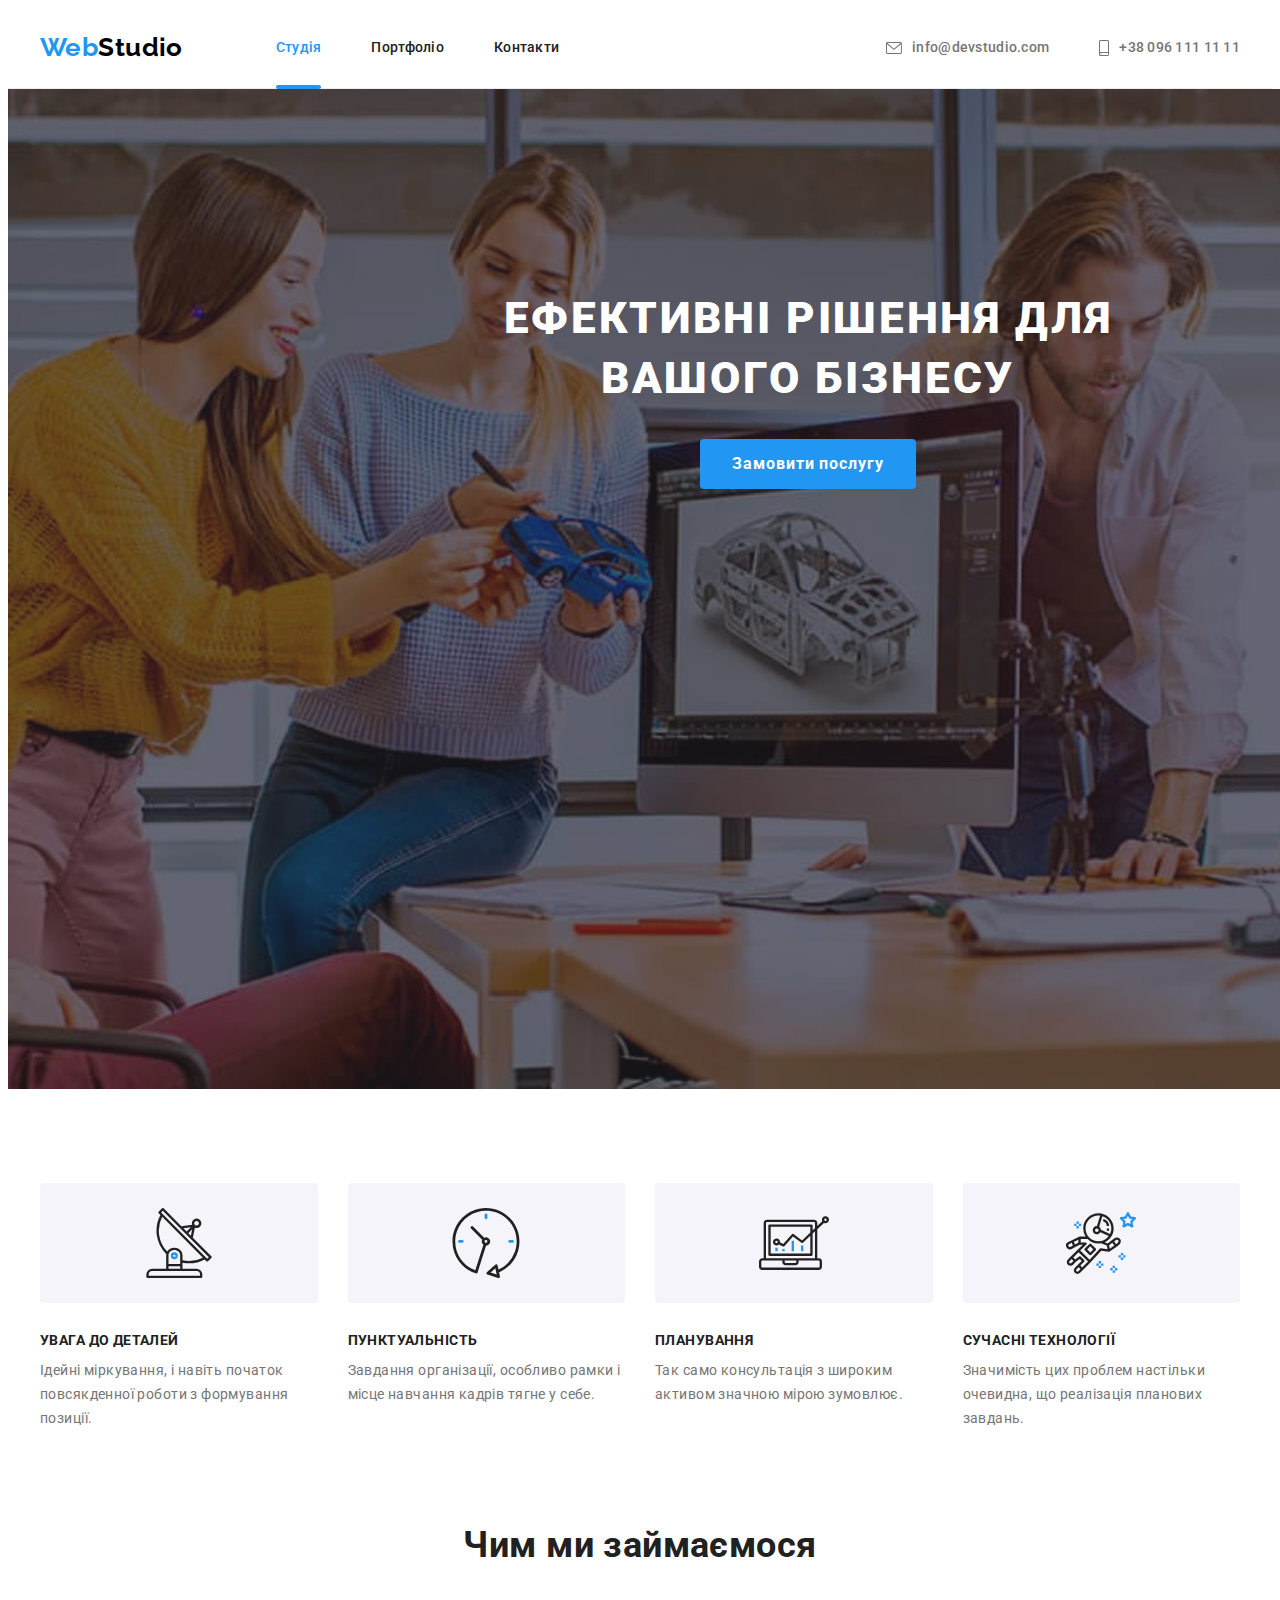
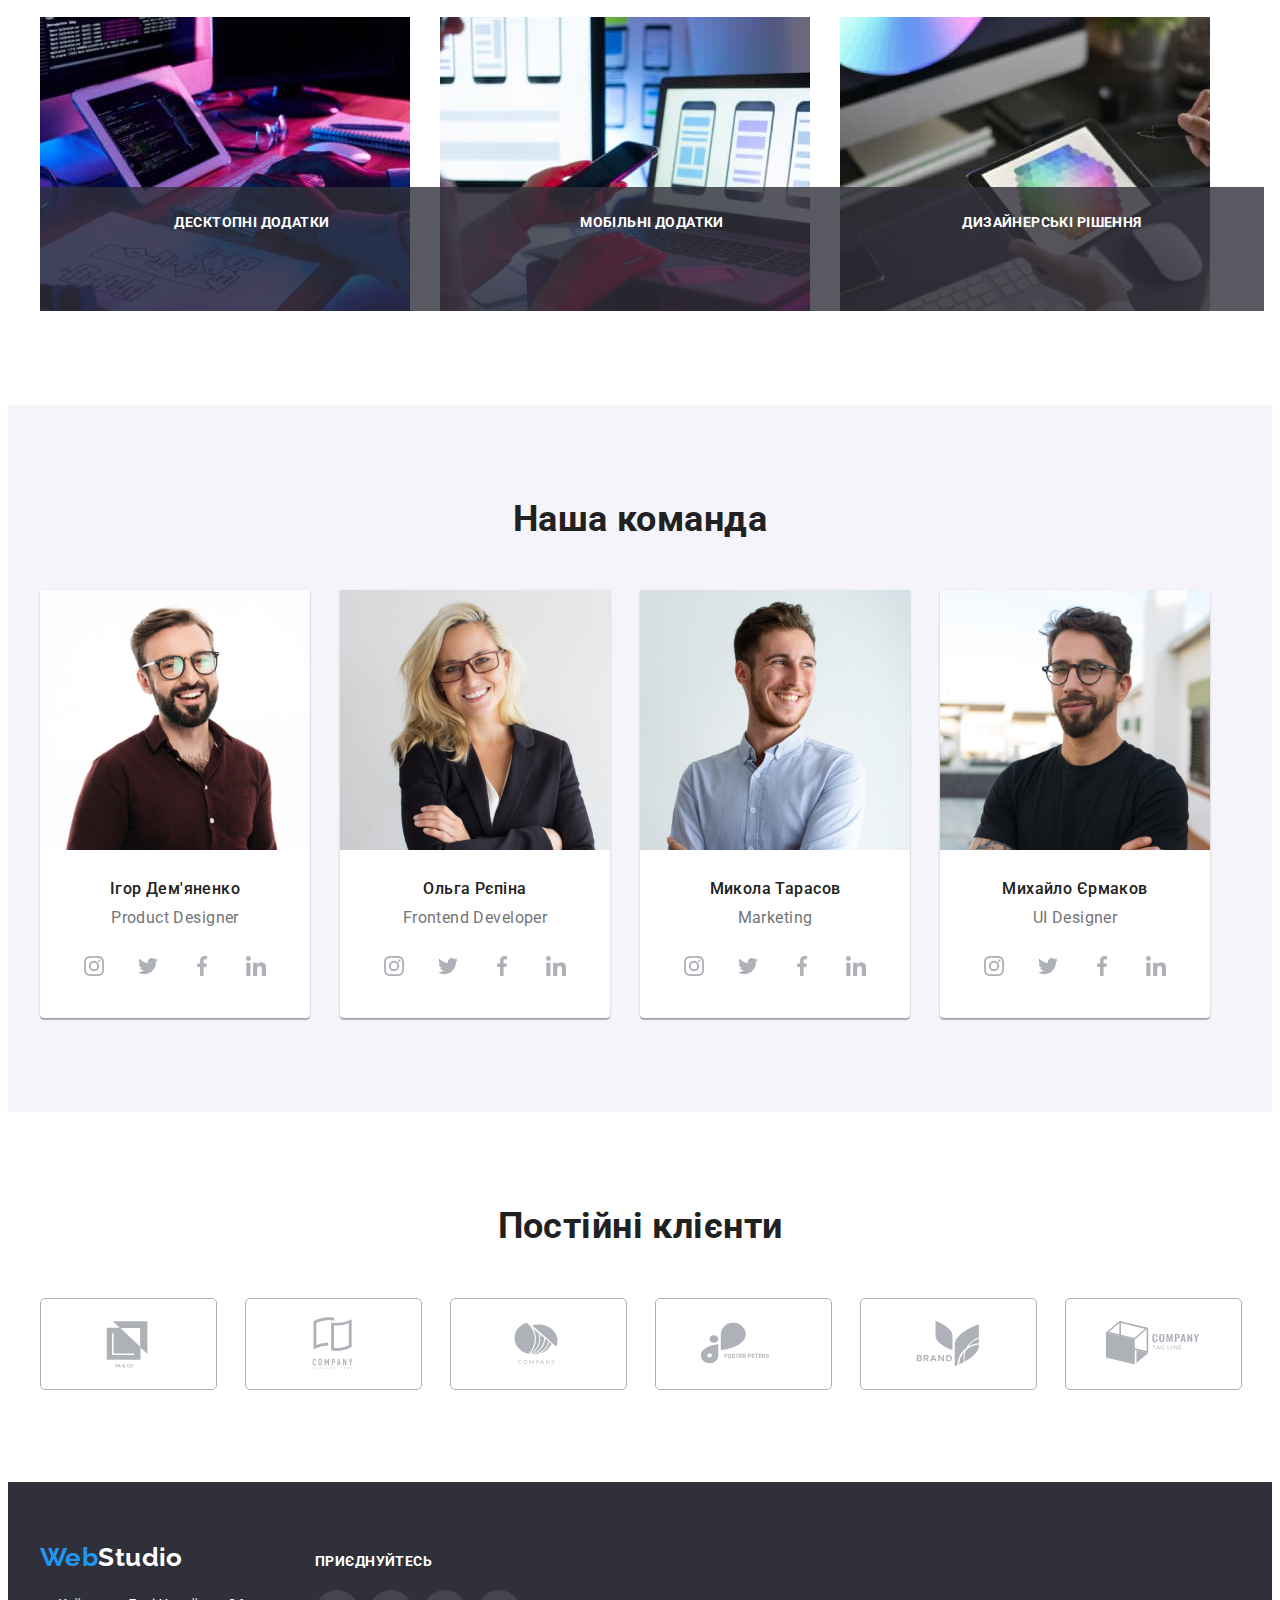
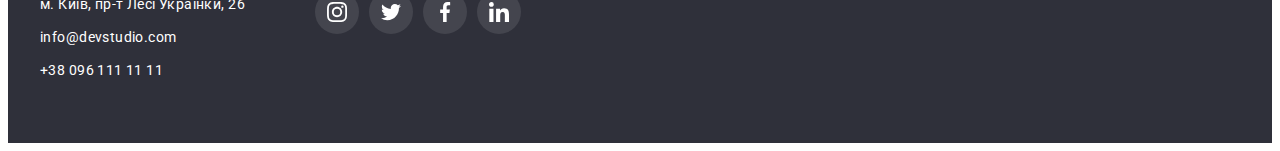
<file: index.html>
<!DOCTYPE html>
<html lang="uk">
  <head>
    <meta charset="UTF-8" />
    <meta http-equiv="X-UA-Compatible" content="IE=edge" />
    <meta name="viewport" content="width=device-width, initial-scale=1.0" />
    <link rel="preconnect" href="https://fonts.googleapis.com" />
    <link rel="preconnect" href="https://fonts.gstatic.com" crossorigin />
    <link
      href="https://fonts.googleapis.com/css2?family=Raleway:wght@700&family=Roboto:wght@400;500;700;900&display=swap"
      rel="stylesheet"
    />
    <link
      rel="stylesheet" href="https://cdnjs.cloudflare.com/ajax/libs/modern-normalize/1.1.0/modern-normalize.min.css" integrity="sha512-wpPYUAdjBVSE4KJnH1VR1HeZfpl1ub8YT/NKx4PuQ5NmX2tKuGu6U/JRp5y+Y8XG2tV+wKQpNHVUX03MfMFn9Q==" crossorigin="anonymous" referrerpolicy="no-referrer" />
      <link rel="stylesheet" href="./css/styles.css" />
    <title>Студія</title>
  </head>
  <body>
    <!-- Шапка сайту -->
    <header class="page-header">
      <div class="container main-nav">
        <nav class="header-nav">
          <a href="./index.html" class="header-logo link"
            ><span class="logo">Web</span>Studio</a
          >
          <ul class="nav-list list">
            <li class="item">
              <a href="" class="header-link link current">Студія</a>
            </li>
            <li class="item">
              <a href="./portfolio.html" class="header-link link">Портфоліо</a>
            </li>
            <li class="item">
              <a href="" class="header-link link">Контакти</a>
            </li>
          </ul>
        </nav>
        
        <ul class="contact-list list">
          <li class="item">
            <a href="mailto:info@devstudio.com" class="contact-link link"
              > <svg class="contact-icon" width="16" height="12">
                <use href="./images/icons.svg#icon-envelope"></use>
              </svg>info@devstudio.com</a
            >
          </li>
          <li class="item">
            <a href="tel:+380961111111" class="contact-link link"
              ><svg class="contact-icon" width="10" height="16">
                <use href="./images/icons.svg#icon-smartphone"></use>
              </svg>+38 096 111 11 11</a
            >
          </li>
        </ul>
        
      </div>
    </header>
    <main>
      <!-- секція герой -->
      <section class="hero bg">
        <div class="container">
        <h1 class="hero-title">Ефективні рішення для вашого бізнесу</h1>
        <button type="button" class="hero-btn" data-modal-open>Замовити послугу</button>
        </div>
      </section>
      <!-- секція наші переваги -->
      <section class="section">
        <div class="container">
        <h2 class="section-title visually-hidden">Наші переваги</h2>
        <ul class="features list">
          <li class="item">
            <div class="features-icon-container">
              <svg class="features-icon" width="70" height="70">
                <use href="./images/icons.svg#icon-antenna"></use>
              </svg>
            </div>
            <h3 class="title">Увага до деталей</h3>
            <p class="text">
              Ідейні міркування, і навіть початок повсякденної роботи з
              формування позиції.
            </p>
          </li>
          <li class="item">
            <div class="features-icon-container">
              <svg class="features-icon" width="70" height="70">
                <use href="./images/icons.svg#icon-clock"></use>
              </svg>
            </div>
            <h3 class="title">Пунктуальність</h3>
            <p class="text">
              Завдання організації, особливо рамки і місце навчання кадрів тягне
              у себе.
            </p>
          </li>
          <li class="item">
            <div class="features-icon-container">
              <svg class="features-icon" width="70" height="70">
                <use href="./images/icons.svg#icon-diagram"></use>
              </svg>
            </div>
            <h3 class="title">Планування</h3>
            <p class="text">
              Так само консультація з широким активом значною мірою зумовлює.
            </p>
          </li>
          <li class="item">
            <div class="features-icon-container">
              <svg class="features-icon" width="70" height="70">
                <use href="./images/icons.svg#icon-astronaut"></use>
              </svg>
            </div>
            <h3 class="title">Сучасні технології</h3>
            <p class="text">
              Значимість цих проблем настільки очевидна, що реалізація планових
              завдань.
            </p>
          </li>
        </ul>
        </div>
      </section>
      <!-- секція Завдання -->
      <section class="section">
        <div class="container">
        <h2 class="section-title">Чим ми займаємося</h2>
        <ul class="task list">
          <li class="task-list-top">
            <img src="./images/img1.jpg" alt="комп'ютер" width="370" />
            <p class="task-top">Десктопні додатки</p>
          </li>
          
          <li class="task-list-top">
            <img src="./images/img2.jpg" alt="ноутбук" width="370" />
            <p class="task-top">Мобільні додатки</p>
          </li>
          <li class="task-list-top">
            <img src="./images/img3.jpg" alt="планшет" width="370" />
            <p class="task-top">Дизайнерські рішення</p>
          </li>
        </ul>
        </div>
      </section>
      <!-- секція наша команда  -->
      <section class="section comand">
        <div class="container">
        <h2 class="section-title">Наша команда</h2>
        <ul class="comand-list list">
          <li class="item">
            <img src="./images/img4.jpg" class="photo" alt="хлопець в окулярах" width="270" />
            <div class="personal-card">
            <h3 class="name">Ігор Дем'яненко</h3>
            <p class="text" lang="en">Product Designer</p>
            <ul class="comand-soc-list list">
              <li class="comand-soc-item">
                <a href="" class="comand-soc-link link"
                target="_blank" rel="noopener noreferrer nofollow">
                  <svg class="comand-soc-icon" width="20" height="20">
                    <use href="./images/icons.svg#icon-instagram"></use>
                  </svg>
                </a>
              </li>
              <li class="comand-soc-item">
                <a href="" class="comand-soc-link link"
                target="_blank"
              rel="noopener noreferrer nofollow">
                  <svg class="comand-soc-icon" width="20" height="20">
                    <use href="./images/icons.svg#icon-twitter"></use>
                  </svg>
                </a>
              </li>
              <li class="comand-soc-item">
                <a href="" class="comand-soc-link link"
                target="_blank"
              rel="noopener noreferrer nofollow">
                  <svg class="comand-soc-icon" width="20" height="20">
                    <use href="./images/icons.svg#icon-facebook"></use>
                  </svg>
                </a>
              </li>
              <li class="comand-soc-item">
                <a href="" class="comand-soc-link link"
                target="_blank"
              rel="noopener noreferrer nofollow">
                  <svg class="comand-soc-icon" width="20" height="20">
                    <use href="./images/icons.svg#icon-linkedin"></use>
                  </svg>
                </a>
              </li>

            </ul>
            </div>
          </li>
          <li class="item">
            <img src="./images/img5.jpg" class="photo" alt="білявка в окулярах" width="270" />
            <div class="personal-card">
            <h3 class="name">Ольга Рєпіна</h3>
            <p class="text" lang="en">Frontend Developer</p>
            <ul class="comand-soc-list list">
              <li class="comand-soc-item">
                <a href="" class="comand-soc-link link"
                target="_blank"
              rel="noopener noreferrer nofollow">
                  <svg class="comand-soc-icon" width="20" height="20">
                    <use href="./images/icons.svg#icon-instagram"></use>
                  </svg>
                </a>
              </li>
              <li class="comand-soc-item">
                <a href="" class="comand-soc-link link"
                target="_blank"
              rel="noopener noreferrer nofollow">
                  <svg class="comand-soc-icon" width="20" height="20">
                    <use href="./images/icons.svg#icon-twitter"></use>
                  </svg>
                </a>
              </li>
              <li class="comand-soc-item">
                <a href="" class="comand-soc-link link"
                target="_blank"
              rel="noopener noreferrer nofollow">
                  <svg class="comand-soc-icon" width="20" height="20">
                    <use href="./images/icons.svg#icon-facebook"></use>
                  </svg>
                </a>
              </li>
              <li class="comand-soc-item">
                <a href="" class="comand-soc-link link"
                target="_blank"
              rel="noopener noreferrer nofollow">
                  <svg class="comand-soc-icon" width="20" height="20">
                    <use href="./images/icons.svg#icon-linkedin"></use>
                  </svg>
                </a>
              </li>

            </ul>
            </div>
          </li>
          <li class="item">
            <img src="./images/img6.jpg" class="photo" alt="хлопець в сорочці" width="270" />
            <div class="personal-card">
            <h3 class="name">Микола Тарасов</h3>
            <p class="text" lang="en">Marketing</p>
            <ul class="comand-soc-list list">
              <li class="comand-soc-item">
                <a href="" class="comand-soc-link link"
                target="_blank"
              rel="noopener noreferrer nofollow">
                  <svg class="comand-soc-icon" width="20" height="20">
                    <use href="./images/icons.svg#icon-instagram"></use>
                  </svg>
                </a>
              </li>
              <li class="comand-soc-item">
                <a href="" class="comand-soc-link link"
                target="_blank"
              rel="noopener noreferrer nofollow">
                  <svg class="comand-soc-icon" width="20" height="20">
                    <use href="./images/icons.svg#icon-twitter"></use>
                  </svg>
                </a>
              </li>
              <li class="comand-soc-item">
                <a href="" class="comand-soc-link link"
                target="_blank"
              rel="noopener noreferrer nofollow">
                  <svg class="comand-soc-icon" width="20" height="20">
                    <use href="./images/icons.svg#icon-facebook"></use>
                  </svg>
                </a>
              </li>
              <li class="comand-soc-item">
                <a href="" class="comand-soc-link link"
                target="_blank"
              rel="noopener noreferrer nofollow">
                  <svg class="comand-soc-icon" width="20" height="20">
                    <use href="./images/icons.svg#icon-linkedin"></use>
                  </svg>
                </a>
              </li>

            </ul>
            </div>
          </li>
          <li class="item">
            <img
              src="./images/img7.jpg" class="photo"
              alt="хлопець в окулярах і в футболці"
              width="270"
            />
            <div class="personal-card">
            <h3 class="name">Михайло Єрмаков</h3>
            <p class="text" lang="en">UI Designer</p>
            <ul class="comand-soc-list list">
              <li class="comand-soc-item">
                <a href="" class="comand-soc-link link"
                target="_blank"
              rel="noopener noreferrer nofollow">
                  <svg class="comand-soc-icon" width="20" height="20">
                    <use href="./images/icons.svg#icon-instagram"></use>
                  </svg>
                </a>
              </li>
              <li class="comand-soc-item">
                <a href="" class="comand-soc-link link"
                target="_blank"
              rel="noopener noreferrer nofollow">
                  <svg class="comand-soc-icon" width="20" height="20">
                    <use href="./images/icons.svg#icon-twitter"></use>
                  </svg>
                </a>
              </li>
              <li class="comand-soc-item">
                <a href="" class="comand-soc-link link"
                target="_blank"
              rel="noopener noreferrer nofollow">
                  <svg class="comand-soc-icon" width="20" height="20">
                    <use href="./images/icons.svg#icon-facebook"></use>
                  </svg>
                </a>
              </li>
              <li class="comand-soc-item">
                <a href="" class="comand-soc-link link"
                target="_blank"
              rel="noopener noreferrer nofollow">
                  <svg class="comand-soc-icon" width="20" height="20">
                    <use href="./images/icons.svg#icon-linkedin"></use>
                  </svg>
                </a>
              </li>

            </ul>
            </div>
          </li>
        </ul>
        </div>
      </section>
      <section class="section clients">
        <div class="container">
          <h2 class="section-title">Постійні клієнти</h2>
         <ul class="clients-list list">
          <li class="clients-item"><a href="" class="clients-link link" target="_blank"
              rel="noopener noreferrer nofollow"><svg class="clients-soc-icon" width="106" height="60">
                <use href="./images/icons.svg#icon-logo"></use>
              </svg></a></li>
          <li class="clients-item"><a href="" class="clients-link link" target="_blank"
              rel="noopener noreferrer nofollow"><svg class="clients-soc-icon" width="106" height="60">
                <use href="./images/icons.svg#icon-logo-1"></use>
              </svg></a></li>
          <li class="clients-item"><a href="" class="clients-link link" target="_blank"
              rel="noopener noreferrer nofollow"><svg class="clients-soc-icon" width="106" height="60">
                <use href="./images/icons.svg#icon-logo-2"></use>
              </svg></a></li>
          <li class="clients-item"><a href="" class="clients-link link" target="_blank"
              rel="noopener noreferrer nofollow"><svg class="clients-soc-icon" width="106" height="60">
                <use href="./images/icons.svg#icon-logo-3"></use>
              </svg></a></li>
          <li class="clients-item"><a href="" class="clients-link link" target="_blank"
              rel="noopener noreferrer nofollow"><svg class="clients-soc-icon" width="106" height="60">
                <use href="./images/icons.svg#icon-logo-4"></use>
              </svg></a></li>
          <li class="clients-item"><a href="" class="clients-link link" target="_blank"
              rel="noopener noreferrer nofollow"><svg class="clients-soc-icon" width="106" height="60">
                <use href="./images/icons.svg#icon-logo-5"></use>
              </svg></a></li>
         </ul>


        </div>
      </section>
    </main>
    <!-- футер -->
    <footer class="page-footer">
      <div class="container">
        <div class="address-container">
      <a href="./index.html" class="header-logo link"
        ><span class="logo">Web</span>Studio</a
      >
      <address class="address">
        <ul class="footer-list list">
          <li class="item">
            <a
              href="https://goo.gl/maps/CPtrU1FHBa2aNyZL9"
              target="_blank"
              rel="noopener noreferrer nofollow"
              class="address-link link"
              >м. Київ, пр-т Лесі Українки, 26</a
            >
          </li>
          <li class="item">
            <a href="mailto:info@devstudio.com" class="contacts link"
              >info@devstudio.com</a
            >
          </li>
          <li class="item">
            <a href="tel:+380961111111" class="contacts link"
              >+38 096 111 11 11</a
            >
          </li>
        </ul>
      </address>
      </div>  
      
      <div class="footer-soc">
        <h3 class="footer-soc-title">Приєднуйтесь</h3>
          <ul class="footer-soc-list list">
           <li class="footer-soc-item">
                <a href="" class="footer-soc-link link"
                target="_blank" rel="noopener noreferrer nofollow">
                  <svg class="footer-soc-icon" width="20" height="20">
                    <use href="./images/icons.svg#icon-instagram"></use>
                  </svg>
                  </a>
            </li>
              <li class="footer-soc-item">
                <a href="" class="footer-soc-link link"
                target="_blank"
              rel="noopener noreferrer nofollow">
                  <svg class="footer-soc-icon" width="20" height="20">
                    <use href="./images/icons.svg#icon-twitter"></use>
                  </svg>
                </a>
              </li>
              <li class="footer-soc-item">
                <a href="" class="footer-soc-link link"
                target="_blank"
              rel="noopener noreferrer nofollow">
                  <svg class="footer-soc-icon" width="20" height="20">
                    <use href="./images/icons.svg#icon-facebook"></use>
                  </svg>
                </a>
              </li>
              <li class="footer-soc-item">
                <a href="" class="footer-soc-link link"
                target="_blank"
              rel="noopener noreferrer nofollow">
                  <svg class="footer-soc-icon" width="20" height="20">
                    <use href="./images/icons.svg#icon-linkedin"></use>
                  </svg>
                </a>
              </li>
          </ul>
        
      </div>
      </div>
    </footer>
    <div class="backdrop is-hidden" data-modal>
      <div class="modal">
        <button type="button" class="modal-close" data-modal-close>
          <svg class="modal-close-icon" width="18" height="18">
            <use href="./images/icons.svg#icon-close-black"></use>
          </svg>
        </button>
      </div>
    </div>
    <script src="./js/modal.js"></script>
  </body>
</html>
</file>
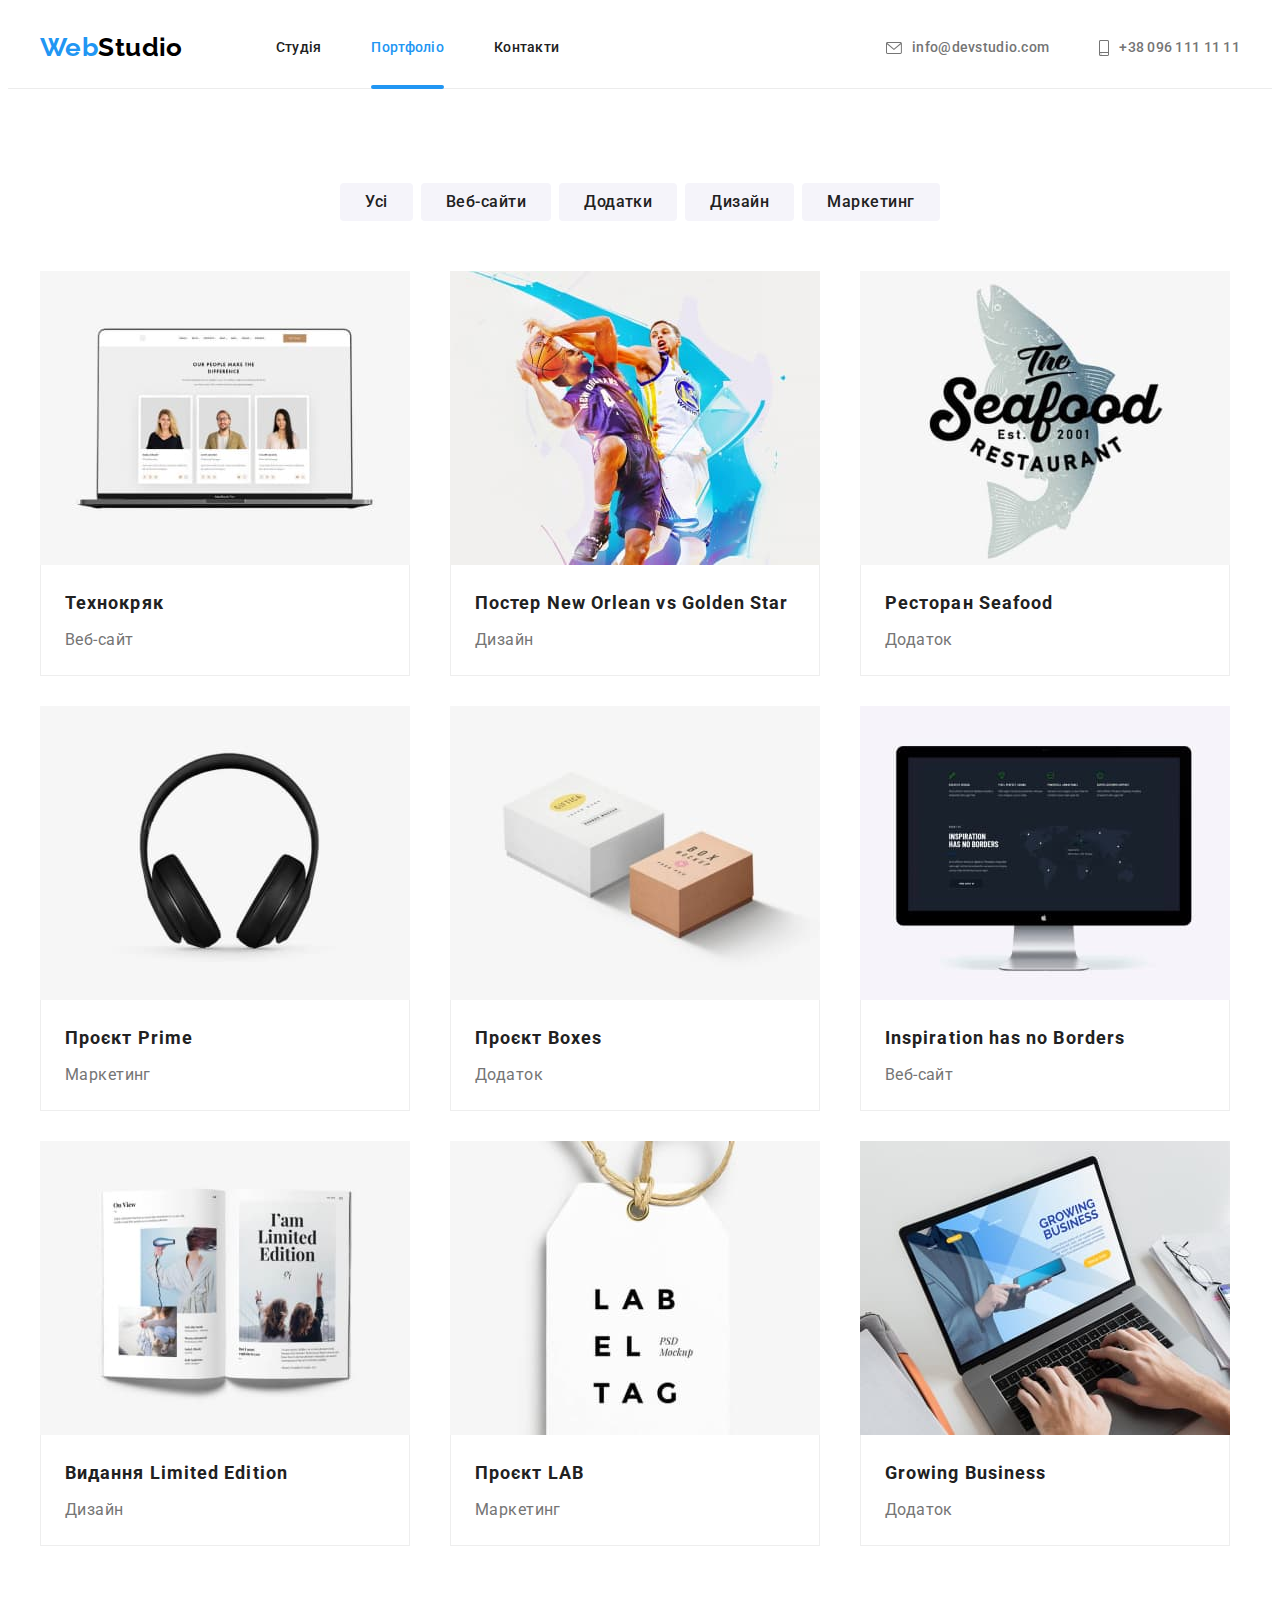
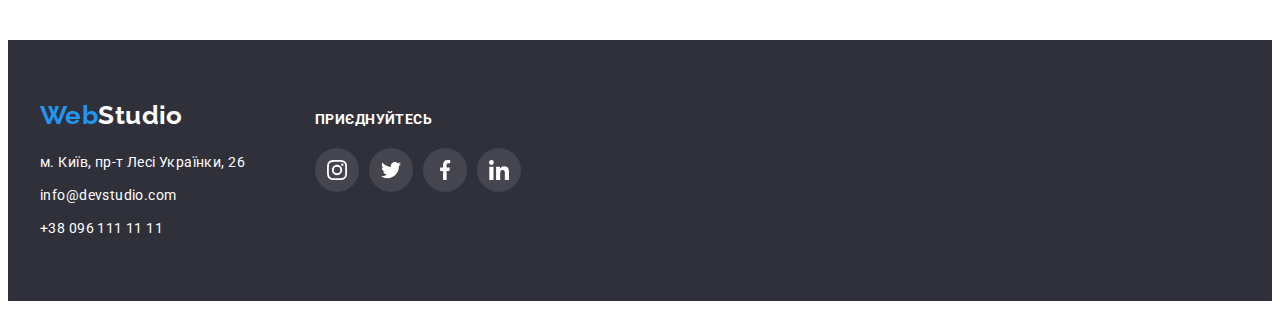
<file: portfolio.html>
<!DOCTYPE html>
<html lang="uk">
  <head>
    <meta charset="UTF-8" />
    <meta http-equiv="X-UA-Compatible" content="IE=edge" />
    <meta name="viewport" content="width=device-width, initial-scale=1.0" />
    <link rel="preconnect" href="https://fonts.googleapis.com" />
    <link rel="preconnect" href="https://fonts.gstatic.com" crossorigin />
    <link
      href="https://fonts.googleapis.com/css2?family=Raleway:wght@700&family=Roboto:wght@400;500;700;900&display=swap"
      rel="stylesheet"
    />
    <link rel="stylesheet" href="https://cdnjs.cloudflare.com/ajax/libs/modern-normalize/1.1.0/modern-normalize.min.css" integrity="sha512-wpPYUAdjBVSE4KJnH1VR1HeZfpl1ub8YT/NKx4PuQ5NmX2tKuGu6U/JRp5y+Y8XG2tV+wKQpNHVUX03MfMFn9Q==" crossorigin="anonymous" referrerpolicy="no-referrer" />
    <link rel="stylesheet" href="./css/styles.css" />
    <title>Портфоліо</title>
  </head>
  <body>
    <!-- Шапка сайту -->
      <header class="page-header">
      <div class="container main-nav">
        <nav class="header-nav">
          <a href="./index.html" class="header-logo link"
            ><span class="logo">Web</span>Studio</a
          >
          <ul class="nav-list list">
            <li class="item">
              <a href="./index.html" class="header-link link">Студія</a>
            </li>
            <li class="item">
              <a href="" class="header-link link current">Портфоліо</a>
            </li>
            <li class="item">
              <a href="" class="header-link link">Контакти</a>
            </li>
          </ul>
        </nav>
        <ul class="contact-list list">
          <li class="item">
            <a href="mailto:info@devstudio.com" class="contact-link link"
              > <svg class="contact-icon" width="16" height="12">
                <use href="./images/icons.svg#icon-envelope"></use>
              </svg>info@devstudio.com</a
            >
          </li>
          <li class="item">
            <a href="tel:+380961111111" class="contact-link link"
              ><svg class="contact-icon" width="10" height="16">
                <use href="./images/icons.svg#icon-smartphone"></use>
              </svg>+38 096 111 11 11</a
            >
          </li>
        </ul>
      </div>
    </header>
    <main>
      <!-- фільтр -->
      <section class="section">        
      <div class="container">
        <ul class="filter list">
          <li><button type="button" class="filter-btn">Усі</button></li>
          <li><button type="button" class="filter-btn">Веб-сайти</button></li>
          <li><button type="button" class="filter-btn">Додатки</button></li>
          <li><button type="button" class="filter-btn">Дизайн</button></li>
          <li><button type="button" class="filter-btn">Маркетинг</button></li>
        </ul>
      
        <!-- проєкти -->
        <ul class="projects list">
          <li class="projects-item">
            <a href="" class="link card-link">
            <div class="projects-item-wrap">           
            <img 
              src="./images/img09.jpg"
              alt="Відкритий ноутбук"
              width="370"
              height="294"
            />
            <p class="projects-item-top">Ресурс пропонує комплексні пропозиції з різним рівнем функціоналу та сервісів.
            Все це дозволить відвідувачу отримати вичерпні відомості про компанію чи приватну особу.</p>            
            </div>           
            <div class="projects-container">
            <h3 class="title">Технокряк</h3>
            <p class="text">Веб-сайт</p>
            </div>
            </a>
          </li>
          <li class="projects-item">
            <a href="" class="link card-link">
              <div class="projects-item-wrap">
            <img  
              src="./images/img10.jpg"
              alt="Спортсмени"
              width="370"
              height="294"
            />
            <p class="projects-item-top">Ресурс пропонує комплексні пропозиції з різним рівнем функціоналу та сервісів.
              Все це дозволить відвідувачу отримати вичерпні відомості про компанію чи приватну особу.</p>
              </div>            
            <div class="projects-container">
            <h3 class="title">
              Постер <span lang="en">New Orlean vs Golden Star</span>
            </h3>
            <p class="text">Дизайн</p>
            </div>
            </a>
          </li>
          <li class="projects-item">
            <a href="" class="link card-link">
              <div class="projects-item-wrap">
            <img 
              src="./images/img11.jpg"
              alt="Лого ресторану"
              width="370"
              height="294"
            />
            <p class="projects-item-top">Ресурс пропонує комплексні пропозиції з різним рівнем функціоналу та сервісів.
              Все це дозволить відвідувачу отримати вичерпні відомості про компанію чи приватну особу.</p>
              </div>           
            <div class="projects-container">
            <h3 class="title">Ресторан <span lang="en">Seafood</span></h3>
            <p class="text">Додаток</p>
            </div>
            </a>
          </li>
          <li class="projects-item">
            <a href="" class="link card-link">
              <div class="projects-item-wrap">
            <img 
              src="./images/img12.jpg"
              alt="Навушники"
              width="370"
              height="294"
            />
            <p class="projects-item-top">Ресурс пропонує комплексні пропозиції з різним рівнем функціоналу та сервісів.
              Все це дозволить відвідувачу отримати вичерпні відомості про компанію чи приватну особу.</p>
              </div>           
            <div class="projects-container">
            <h3 class="title">Проєкт <span lang="en">Prime</span></h3>
            <p class="text">Маркетинг</p>
            </div>
            </a>
          </li>
          <li class="projects-item">
            <a href="" class="link card-link">
              <div class="projects-item-wrap">
            <img
              src="./images/img13.jpg"
              alt="Два бокси"
              width="370"
              height="294"
            />
            <p class="projects-item-top">Ресурс пропонує комплексні пропозиції з різним рівнем функціоналу та сервісів.
              Все це дозволить відвідувачу отримати вичерпні відомості про компанію чи приватну особу.</p>
              </div>            
            <div class="projects-container">
            <h3 class="title">Проєкт <span lang="en">Boxes</span></h3>
            <p class="text">Додаток</p>
            </div>
            </a>
          </li>
          <li class="projects-item">
            <a href="" class="link card-link">
              <div class="projects-item-wrap">
            <img
              src="./images/img14.jpg"
              alt="Монітор"
              width="370"
              height="294"
            />
            <p class="projects-item-top">Ресурс пропонує комплексні пропозиції з різним рівнем функціоналу та сервісів.
              Все це дозволить відвідувачу отримати вичерпні відомості про компанію чи приватну особу.</p>
              </div>            
            <div class="projects-container">
            <h3 class="title" lang="en">Inspiration has no Borders</h3>
            <p class="text">Веб-сайт</p>
            </div>
            </a>
          </li>
          <li class="projects-item">
            <a href="" class="link card-link">
              <div class="projects-item-wrap">
            <img
              src="./images/img15.jpg"
              alt="Відкрита книга"
              width="370"
              height="294"
            />
            <p class="projects-item-top">Ресурс пропонує комплексні пропозиції з різним рівнем функціоналу та сервісів.
              Все це дозволить відвідувачу отримати вичерпні відомості про компанію чи приватну особу.</p>
              </div>           
            <div class="projects-container">
            <h3 class="title">
              Видання <span lang="en">Limited Edition</span>
            </h3>
            <p class="text">Дизайн</p>
            </div>
            </a>
          </li>
          <li class="projects-item">
            <a href="" class="link card-link">
              <div class="projects-item-wrap">
            <img
              src="./images/img16.jpg"
              alt="Жетон"
              width="370"
              height="294"
            />
            <p class="projects-item-top">Ресурс пропонує комплексні пропозиції з різним рівнем функціоналу та сервісів.
              Все це дозволить відвідувачу отримати вичерпні відомості про компанію чи приватну особу.</p>
              </div>            
            <div class="projects-container">
            <h3 class="title">Проєкт <span lang="en">LAB</span></h3>
            <p class="text">Маркетинг</p>
            </div>
            </a>
          </li>
          <li class="projects-item">
            <a href="" class="link card-link">
              <div class="projects-item-wrap">
                <img
              src="./images/img17.jpg"
              alt="Робочий стол"
              width="370"
              height="294"
            /> 
            <p class="projects-item-top">Ресурс пропонує комплексні пропозиції з різним рівнем функціоналу та сервісів.
              Все це дозволить відвідувачу отримати вичерпні відомості про компанію чи приватну особу.</p>
              </div>           
            <div class="projects-container">
            <h3 class="title" lang="en">Growing Business</h3>
            <p class="text">Додаток</p>
            </div>
            </a>
          </li>
        </ul> 
        </div>       
      </section>
    </main>
    <!-- футер -->
    <footer class="page-footer">
      <div class="container">
        <div class="address-container">
      <a href="./index.html" class="header-logo link"
        ><span class="logo">Web</span>Studio</a
      >
      <address class="address">
        <ul class="footer-list list">
          <li class="item">
            <a
              href="https://goo.gl/maps/CPtrU1FHBa2aNyZL9"
              target="_blank"
              rel="noopener noreferrer nofollow"
              class="address-link link"
              >м. Київ, пр-т Лесі Українки, 26</a
            >
          </li>
          <li class="item">
            <a href="mailto:info@devstudio.com" class="contacts link"
              >info@devstudio.com</a
            >
          </li>
          <li class="item">
            <a href="tel:+380961111111" class="contacts link"
              >+38 096 111 11 11</a
            >
          </li>
        </ul>
      </address>
      </div>  
      
      <div class="footer-soc">
        <h3 class="footer-soc-title">Приєднуйтесь</h3>
          <ul class="footer-soc-list list">
           <li class="footer-soc-item">
                <a href="" class="footer-soc-link link"
                target="_blank" rel="noopener noreferrer nofollow">
                  <svg class="footer-soc-icon" width="20" height="20">
                    <use href="./images/icons.svg#icon-instagram"></use>
                  </svg>
                  </a>
            </li>
              <li class="footer-soc-item">
                <a href="" class="footer-soc-link link"
                target="_blank"
              rel="noopener noreferrer nofollow">
                  <svg class="footer-soc-icon" width="20" height="20">
                    <use href="./images/icons.svg#icon-twitter"></use>
                  </svg>
                </a>
              </li>
              <li class="footer-soc-item">
                <a href="" class="footer-soc-link link"
                target="_blank"
              rel="noopener noreferrer nofollow">
                  <svg class="footer-soc-icon" width="20" height="20">
                    <use href="./images/icons.svg#icon-facebook"></use>
                  </svg>
                </a>
              </li>
              <li class="footer-soc-item">
                <a href="" class="footer-soc-link link"
                target="_blank"
              rel="noopener noreferrer nofollow">
                  <svg class="footer-soc-icon" width="20" height="20">
                    <use href="./images/icons.svg#icon-linkedin"></use>
                  </svg>
                </a>
              </li>
          </ul>
        
      </div>
      </div>
    </footer>
  </body>
</html>
</file>
<file: css/styles.css>
/* колір меню та заголовків #212121 */
/* колір основного тексту #757575 */
/* колір посилань та лого #2196F3 */
/* колір пошти та телефону в хедер #757575 */
/* колір заголовку 1 та лого в футері та адреси #FFFFFF */
/* колір пошти та телефону в футері rgba(255, 255, 255, 0.6); */

/* колір сторінки #FFFFFF */
/* колір секції герой та футер #2F303A */
/* колір секції команда #F5F4FA */

:root {
  --page-back-color: #ffffff;
  --hero-back-color: #2f303a;
  --command-back-color: #f5f4fa;
  --footer-back-color: #2f303a;
  --primary-text-color: #757575;
  --title-text-color: #212121;
  --accent-text-color: #2196f3;
  --logo-text-color: #000000;
  --header-contacts-color: #757575;
  --hero-title-color: #ffffff;
  --footer-address-color: #ffffff;
  --footer-contacts-color: rgba(255, 255, 255, 0.6);
  --color-border-clients: #AFB1B8;
  --comand-soc-link:  #AFB1B8;
  --color-soc-footer: #ffffff;
  --comand-soc-hover: #2196f3;
  --color-projects-top: #ffffff;
  --background-modal: #ffffff;
  
}
/* Загальний стиль сторінки */

p,
h1,
h2,
h3,
h4,
h5,
h6 {
  margin: 0;
}
ul,
ol {
  padding-left: 0;
  margin: 0;
}
button {
  cursor: pointer;
}
address {
  font-style: normal;
}
img {
  display: block;
  max-width: 100%;
  height: auto;
}

body {
  background: var(--page-back-color);
  font-family: "Roboto", sans-serif;
  font-size: 14px;
  letter-spacing: 0.03em;
  color: var(--primary-text-color);
}
.link {
  text-decoration: none;
}
.list {
  list-style: none;
}
.header-link.current {
  color: var(--accent-text-color);
}

/* стилі хедеру */
.page-header {
  border-bottom: 1px solid #ececec;   
}
.container {
  width: 1200px;
  margin-left: auto;
  margin-right: auto;
  padding: 0 15px;
}
/* стилі логотипу хедеру*/
.main-nav {
  display: flex;
}
.header-nav {
  display: flex;
  align-items: center;
}

.header-logo {
  font-family: "Raleway";
  font-weight: 700;
  font-size: 26px;
  line-height: 1.19;
  text-decoration: none;
  color: var(--logo-text-color);  
}

.logo {
  color: var(--accent-text-color);  
}

.page-header .header-logo {
  display: block;
  padding-top: 24px;
  padding-bottom: 25px;  
}

/* стилі навігації сайту */



.header-link {
  position: relative;
  display: block;
  padding-top: 32px;
  padding-bottom: 32px;

  font-weight: 500;
  line-height: 1.14;
  letter-spacing: 0.02em;
  text-decoration: none;
  color: var(--title-text-color);
  transition: color 250ms cubic-bezier(0.4, 0, 0.2, 1);
}

.header-link:hover,
.header-link:focus {
  color: var(--accent-text-color);
}

.header-link.current {
  color: var(--accent-text-color);
}
.header-link.current::after {
  content: '';
  width: 100%;
  height: 4px;
  background-color: #2196f3;
  border-radius: 2px;
  position: absolute;
  display: block;
  bottom: -1px;
}

/* стилі контактів сайту */

.contact-list {
  display: flex;
  margin-left: auto;
  gap: 50px;
}

.contact-list .contact-link {
  display: flex;
  align-items: center;
  padding-top: 32px;
  padding-bottom: 32px;

  font-weight: 500;
  line-height: 1.14;
  letter-spacing: 0.02em;
  text-decoration: none;
  color: var(--header-contacts-color);
  fill: var(--header-contacts-color);
  transition: color 250ms cubic-bezier(0.4, 0, 0.2, 1), fill 250ms cubic-bezier(0.4, 0, 0.2, 1);
}

.contact-link:hover,
.contact-link:focus {
  color: var(--accent-text-color);
  fill: var(--accent-text-color);
}
.nav-list {
  display: flex;
  margin-left: 93px;  
  gap: 50px; 
}


.contact-icon { 
  margin-right: 10px; 
}  

/* стилі секції герой */

.hero {
  text-align: center;
  background: var(--hero-back-color);
  padding: 200px 0;  
}
.bg{
  width: 1600px;
  height: 600px;
  margin-left: auto;
  margin-right: auto;
  
  background-image: linear-gradient(
   rgba(47, 48, 58, 0.4),
  rgba(47, 48, 58, 0.4)),
   url(../images/img101.jpg);
   background-repeat: no-repeat;
   background-position: center;
   background-size: cover;
}

.hero-title { 
  margin-bottom: 30px;
  margin-right: auto;
  margin-left: auto;

  width: 696px;

  font-weight: 900;
  font-size: 44px;
  line-height: 1.36;
  text-align: center;
  letter-spacing: 0.06em;
  text-transform: uppercase;
  color: var(--hero-title-color);
}
.hero-btn {
  min-width: 216px;
  height: 50px;
  border: none;
  border-radius: 4px; 

  font-family: inherit;
  font-weight: 700;
  font-size: 16px;
  line-height: 1.87;
  letter-spacing: 0.06em;
  color: var(--hero-title-color);
  background: var(--accent-text-color);
  transition: background-color 250ms cubic-bezier(0.4, 0, 0.2, 1);
  
}
.hero-btn:hover,
.hero-btn:focus {
  background-color:  #188ce8 ;
  cursor: pointer;
}
/* стилі секцій */

.section {
  padding: 94px 0;
}
.section:nth-child(3) {
  padding-top: 0;
}

/* прихований заголовок */
.visually-hidden {
  position: absolute;
  white-space: nowrap;
  width: 1px;
  height: 1px;
  overflow: hidden;
  border: 0;
  padding: 0;
  clip: rect(0 0 0 0);
  clip-path: inset(50%);
  margin: -1px;
}
/* головні заголовки всіх секцій */
.section-title {
  margin-bottom: 50px;

  font-weight: 700;
  font-size: 36px;
  line-height: 1.16;
  text-align: center;
  color: var(--title-text-color);
}
/* стилі секції наші переваги */

.features {
  display: flex;
  gap: 30px;
}
.features .item {
  flex-basis: calc((100% - 90px) / 4);
}
.features-icon-container {
height: 120px;
align-items: center;
margin-bottom: 30px;
border-radius: 4px;
display: flex;
justify-content: center;

background-color: var(--command-back-color);
}


.features .title {
  margin-bottom: 10px;

  font-weight: 700;
  font-size: 14px;
  line-height: 1.14;
  text-transform: uppercase;
  color: var(--title-text-color);
}
.features .text {
  line-height: 1.71;
}
/* стилі секції наші завдання */
.task {
display: flex;
gap: 30px;
}

.task-list-top {
position: relative;
}

.task-top {
  width: 370px;
  height: 70px;
  padding: 27px;
  color: var(--hero-title-color);
  position: absolute;
  bottom: 0;
  background: rgba(47, 48, 58, 0.8);
  font-weight: 700;
  font-size: 14px;
  line-height: 16px;
  text-align: center;
  letter-spacing: 0.03em;
  text-transform: uppercase;
}




/* стилі секції наша команда  */
.comand { 
  background: var(--command-back-color);
}
.comand-list {
  display: flex;
  gap: 30px;
}
.comand-list .item {
  box-shadow: 0px 1px 3px rgba(0, 0, 0, 0.12), 0px 1px 1px rgba(0, 0, 0, 0.14), 0px 2px 1px rgba(0, 0, 0, 0.2);
  border-radius: 0px 0px 4px 4px;
  background: var(--hero-title-color);
}
.comand-list .photo {
margin-bottom: 30px;
}
.comand-list .name {
  margin-bottom: 10px;

  font-weight: 500;
  font-size: 16px;
  line-height: 1.18;
  text-align: center;
  color: var(--title-text-color);
}
.comand-list .text {
  margin-bottom: 16px;

  font-size: 16px;
  line-height: 1.18;
  text-align: center;
  }

.comand-soc-list {
  display: flex;
  justify-content: center;
  gap: 10px;
  margin-bottom: 30px;
}

.comand-soc-item {
width: 44px;
height: 44px;
}
.comand-soc-link {
width: 100%;
height: 100%;
border-radius: 50%;
display: flex;
align-items: center;
justify-content: center;
transition: background-color 250ms cubic-bezier(0.4, 0, 0.2, 1), fill 250ms cubic-bezier(0.4, 0, 0.2, 1);
}

.comand-soc-link:hover,
.comand-soc-link:focus {
background-color: var(--comand-soc-hover);
}
.comand-soc-link:hover .comand-soc-icon,
.comand-soc-link:focus .comand-soc-icon {
  fill: var(--color-soc-footer);
}

.comand-soc-icon {
fill: var(--comand-soc-link);
}
/* секція постійні кліенти */

.clients-list {
  display: flex;
  gap: 30px;
}
.clients-item {
  width: calc((100% - 150px) / 6);
  height: 90px; 
}
.clients-link {
  width: 100%;
  height: 100%;
  border: 1px solid #AFB1B8;
  border-radius: 5px;
  display: flex;
  align-items: center;
  justify-content: center;
  transition: border-color 250ms cubic-bezier(0.4, 0, 0.2, 1), fill 250ms cubic-bezier(0.4, 0, 0.2, 1);
  
}

.clients-soc-icon {
  fill: var(--color-border-clients);
  transition: fill 250ms cubic-bezier(0.4, 0, 0.2, 1);
}
.clients-link:hover,
.clients-link:focus {
border-color: var(--comand-soc-hover);
}
.clients-link:hover .clients-soc-icon,
.clients-link:focus .clients-soc-icon {
  fill: var(--comand-soc-hover);
}



/* футер */
.page-footer {
  padding: 60px 0;
  background: var(--footer-back-color);
}
.page-footer .container {
  display: flex;
  align-items: baseline;
}

.page-footer .header-logo {
  display: inline-block;
  margin-bottom: 20px;

  color: var(--hero-title-color); 
}
.footer-list .item + .item {
  margin-top: 9px;
}

.address-link {
  display: inline-block;

  text-decoration: none;
  line-height: 1.71;
  color: var(--footer-address-color);
  transition: color 250ms cubic-bezier(0.4, 0, 0.2, 1);
}
.address-link:hover,
.address-link:focus{
  color: var(--accent-text-color);
}
.address .contacts {
  display: inline-block;

  line-height: 1.71;
  letter-spacing: 0.03em;
  text-decoration: none;
  color: var(--footer-address-color);
  transition: color 250ms cubic-bezier(0.4, 0, 0.2, 1);
}
.address .contacts:hover,
.address .contacts:focus {
  color: var(--accent-text-color);
}

/* стилі іконок футеру */

.footer-soc {
  
  margin-left: 70px;  
}
.footer-soc-title {
  display: inline-block; 
  margin-bottom: 20px;

  font-weight: 700;
  font-size: 14px;
  line-height: 1.14;
  letter-spacing: 0.03em;
  text-transform: uppercase;
  color: var(--color-soc-footer);

}

.footer-soc-list {
  display: flex;  
  gap: 10px;
}
.footer-soc-item {
width: 44px;
height: 44px;
}
.footer-soc-link {
width: 100%;
height: 100%;
border-radius: 50%;
display: flex;
align-items: center;
justify-content: center;
background-color: rgba(255, 255, 255, 0.1);
transition: background-color 250ms cubic-bezier(0.4, 0, 0.2, 1), fill 250ms cubic-bezier(0.4, 0, 0.2, 1);
}

.footer-soc-link:hover,
.footer-soc-link:focus {
background-color: var(--comand-soc-hover);
}
.footer-soc-link:hover .footer-soc-icon,
.footer-soc-link:focus .footer-soc-icon {
  fill: var(--color-soc-footer);
}

.footer-soc-icon {
fill: var(--color-soc-footer);
transition: fill 250ms cubic-bezier(0.4, 0, 0.2, 1);
}




/* Стилі portfolio.html */
/* стилі кнопок фільтру*/



.filter {  
  margin-bottom: 50px;
  display: flex;
  gap: 8px;
  justify-content: center;    
  }

.filter-btn {  
  border-radius: 4px;
  border: none;
  padding: 6px 22px;

  font-family: Roboto;
  font-weight: 500;
  font-size: 16px;
  line-height: 1.62;
  text-align: center;
  letter-spacing: 0.03em;
  color: var(--title-text-color);
  background: var(--command-back-color);
  transition: background-color 250ms cubic-bezier(0.4, 0, 0.2, 1), color 250ms cubic-bezier(0.4, 0, 0.2, 1), box-shadow 250ms cubic-bezier(0.4, 0, 0.2, 1);
}
.filter-btn:first-child {
  padding: 6px 25px;
}

.filter-btn:hover,
.filter-btn:focus {
  color: var(--hero-title-color);
  background: var(--accent-text-color);
  box-shadow: 0px 3px 1px rgba(0, 0, 0, 0.1), 0px 1px 2px rgba(0, 0, 0, 0.08), 0px 2px 2px rgba(0, 0, 0, 0.12);
}

/* стилі проєктів */

.projects {
  display: flex;
  flex-wrap: wrap;
  gap: 30px;
}
.projects-item {
  flex-basis: calc((100% - 60px) / 3);  
}

.projects-item-wrap {
  position: relative;
  overflow: hidden;
}

.projects-item-top {
  position: absolute;
  top: 0;
  padding: 63px 24px;
  font-weight: 400;
  font-size: 18px;
  line-height: 1.56;
  color: var(--color-projects-top);
  background-color: rgba(33, 150, 243, 0.9);
  height: 100%;
  transform: translateY(100%);
  transition: transform 250ms cubic-bezier(0.4, 0, 0.2, 1);
}

.card-link:hover .projects-item-top,
.card-link:focus .projects-item-top {
  transform: translateY(0);
} 

.card-link {
  display: inline-block;
  transition: box-shadow 250ms cubic-bezier(0.4, 0, 0.2, 1);
}

.card-link:hover,
.card-link:focus {
  box-shadow: 0px 1px 1px rgba(0, 0, 0, 0.12), 0px 4px 4px rgba(0, 0, 0, 0.06), 1px 4px 6px rgba(0, 0, 0, 0.16);
  
}

.projects .title {
  margin-bottom: 4px;

  font-weight: 700;
  font-size: 18px;
  line-height: 2;
  letter-spacing: 0.06em;
  color: var(--title-text-color);  
}
.projects .text {
  font-size: 16px;
  line-height: 1.88;
  color: var(--primary-text-color);
}

.projects-container {
  padding: 20px 24px;
  border: 1px solid #EEEEEE;
  border-top: none;
}


.backdrop {
  width: 100%;
  height: 100%;
  background-color: rgba(0, 0, 0, 0.2);
  position: fixed;
  top: 0;
  transition: opacity 250ms cubic-bezier(0.4, 0, 0.2, 1), visibility 250ms cubic-bezier(0.4, 0, 0.2, 1);
}

.modal { 

position: absolute;
top: 50%;
left: 50%;
transform: translate(-50%, -50%) scale(1);
transition: transform 250ms cubic-bezier(0.4, 0, 0.2, 1);
width: 528px;
min-height: 581px;


background: var(--background-modal);
box-shadow: 0px 1px 3px rgba(0, 0, 0, 0.12), 0px 1px 1px rgba(0, 0, 0, 0.14), 0px 2px 1px rgba(0, 0, 0, 0.2);
border-radius: 4px;
}

.backdrop.is-hidden .modal {
transform: translate(-50%, -50%) scale(0); 
}

.modal-close {
width: 30px;
height: 30px;
background-color: transparent;
border: 1px solid rgba(0, 0, 0, 0.1);
border-radius: 50%;
position: absolute;
top: 8px;
right: 8px;
display: flex;
align-items: center;
justify-content: center;
cursor: pointer;
transition: fill 250ms cubic-bezier(0.4, 0, 0.2, 1);
}
.modal-close:hover,
.modal-close:focus {
  fill: var(--comand-soc-hover);
}

.backdrop.is-hidden {
  opacity: 0;
  visibility: hidden;
  pointer-events: none;
}
</file>
